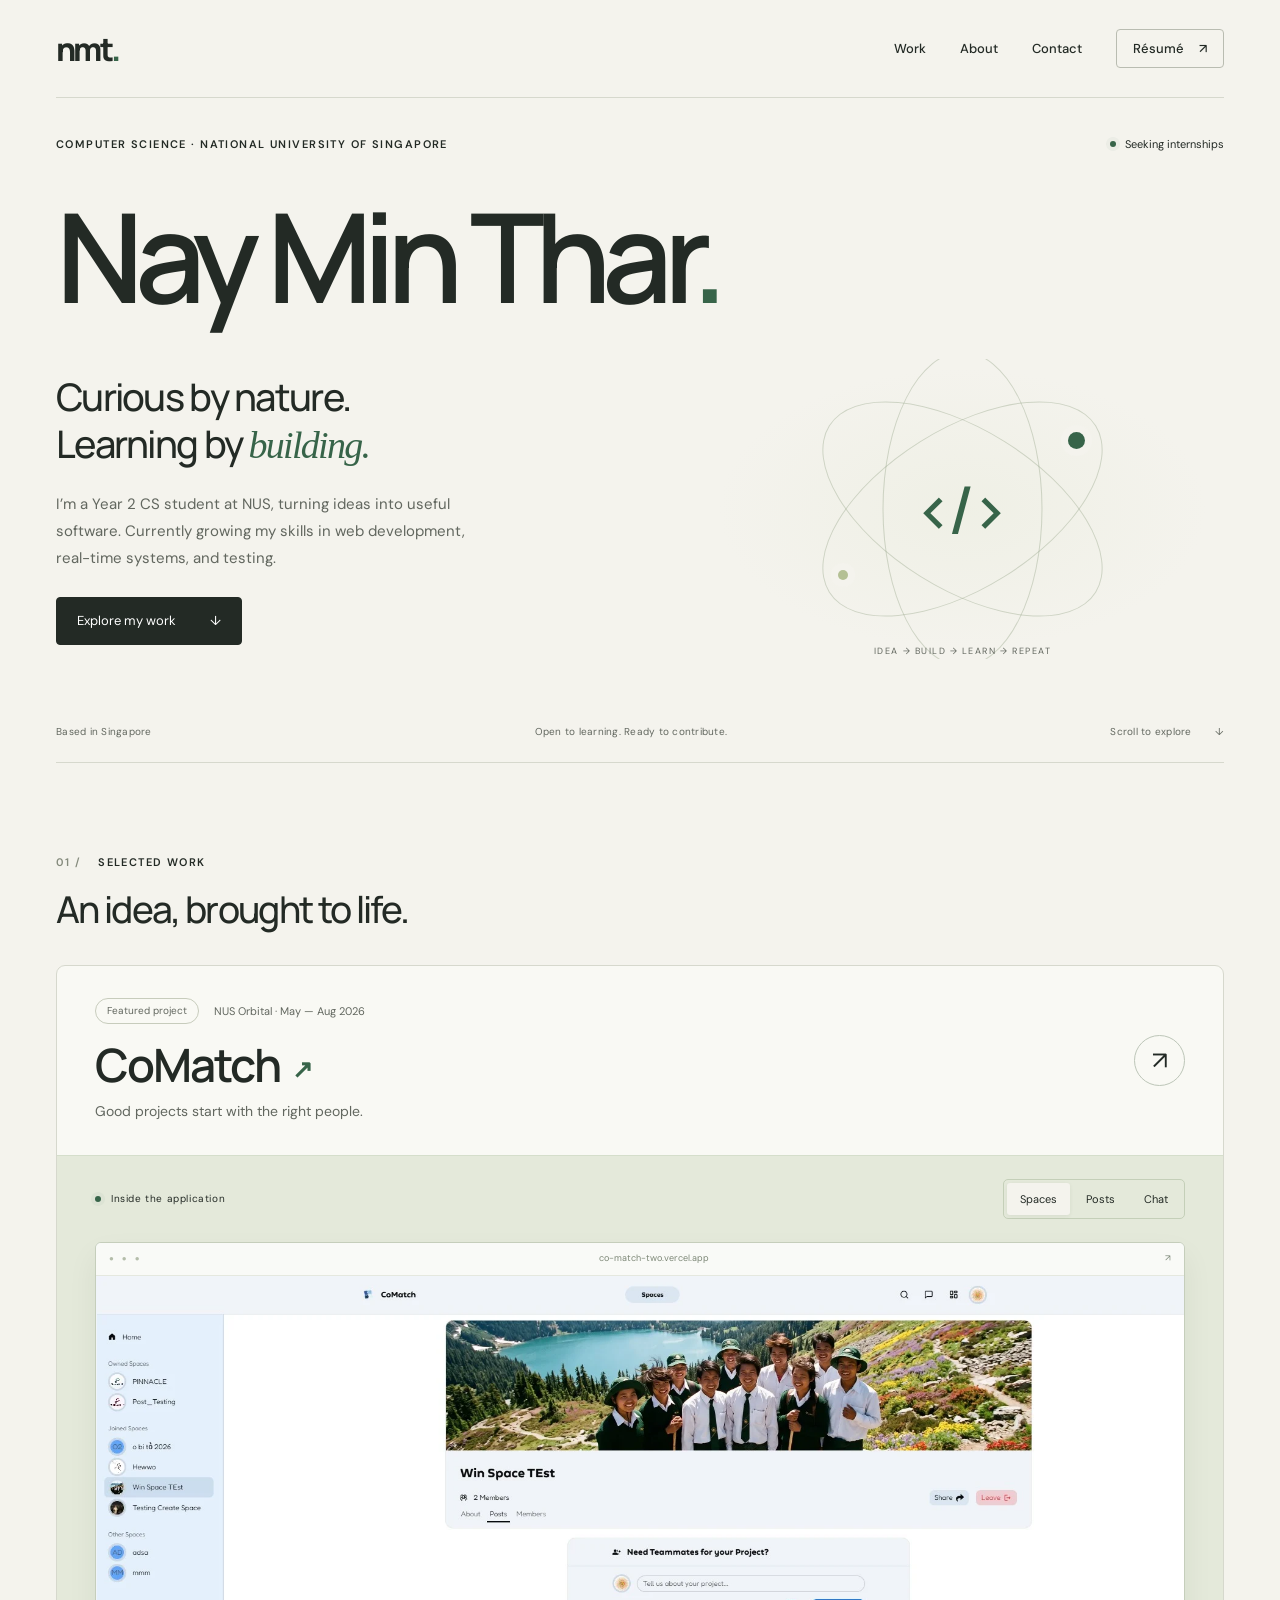
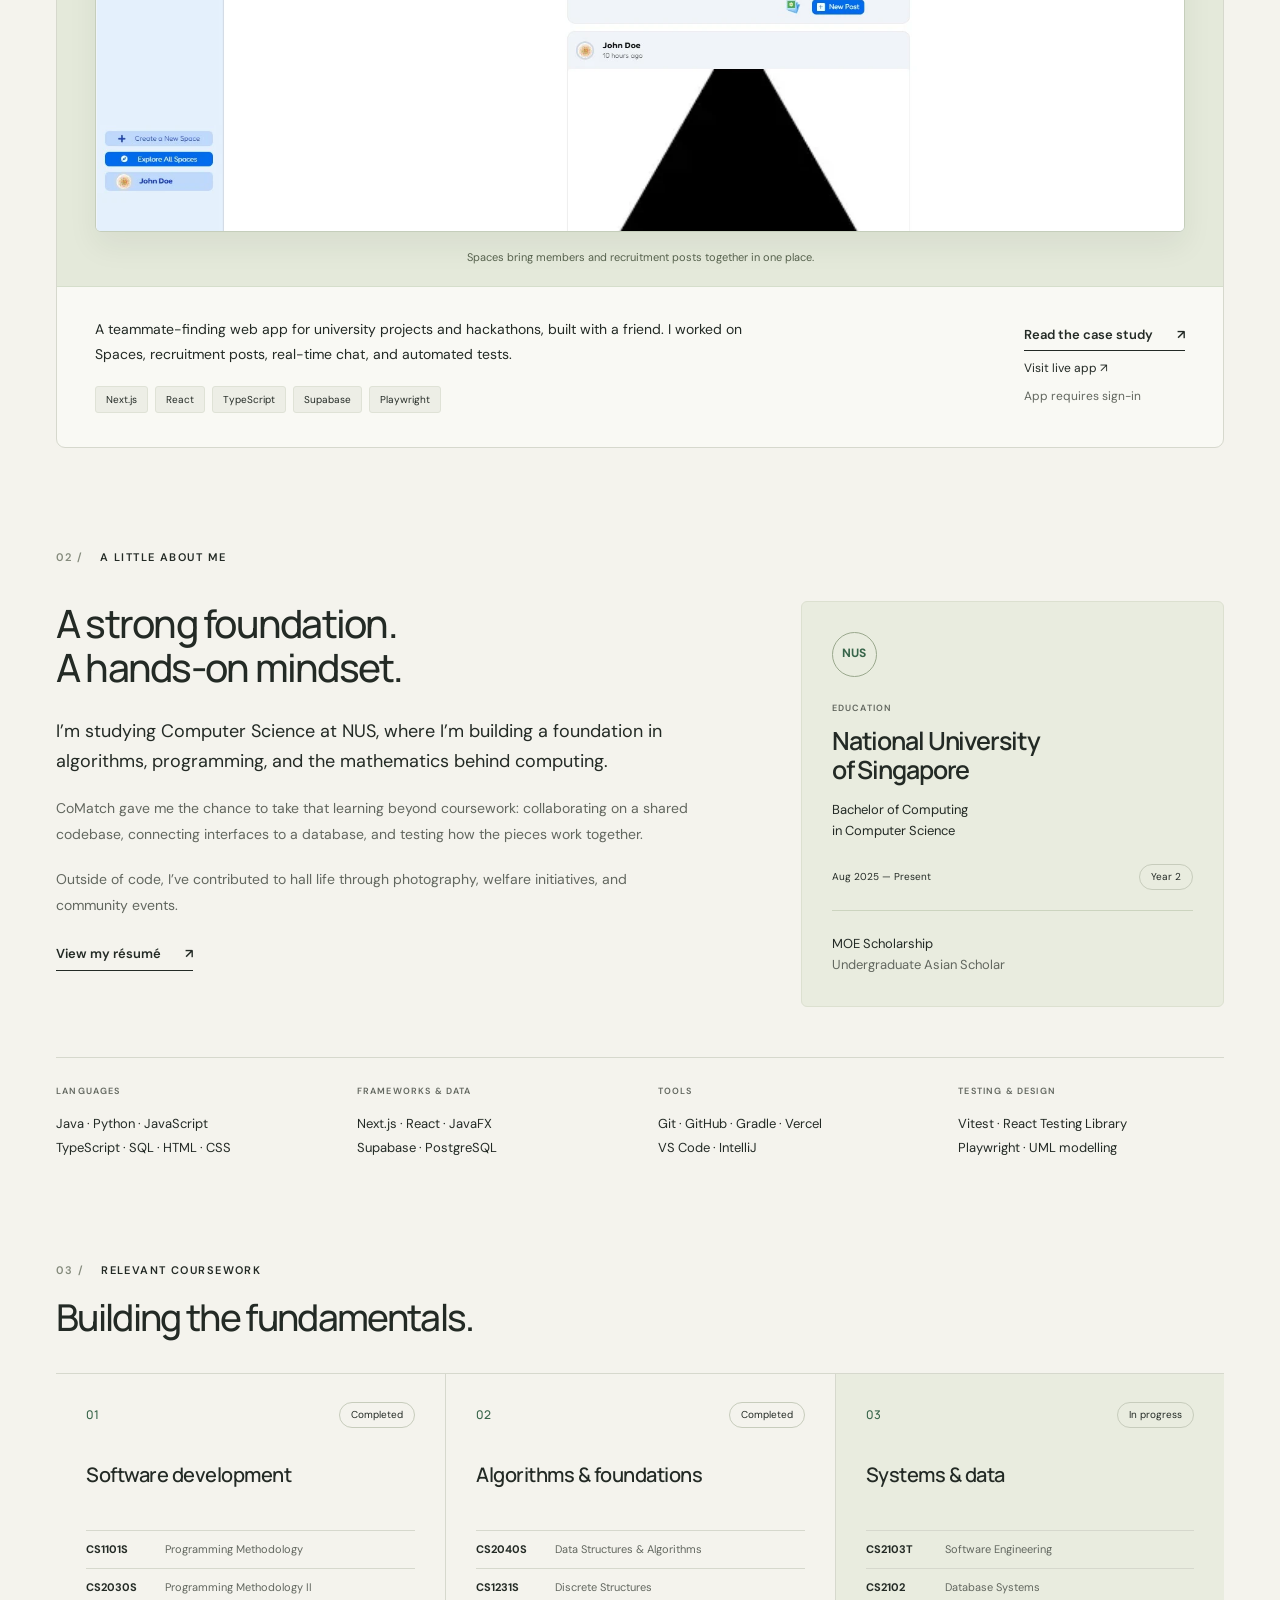
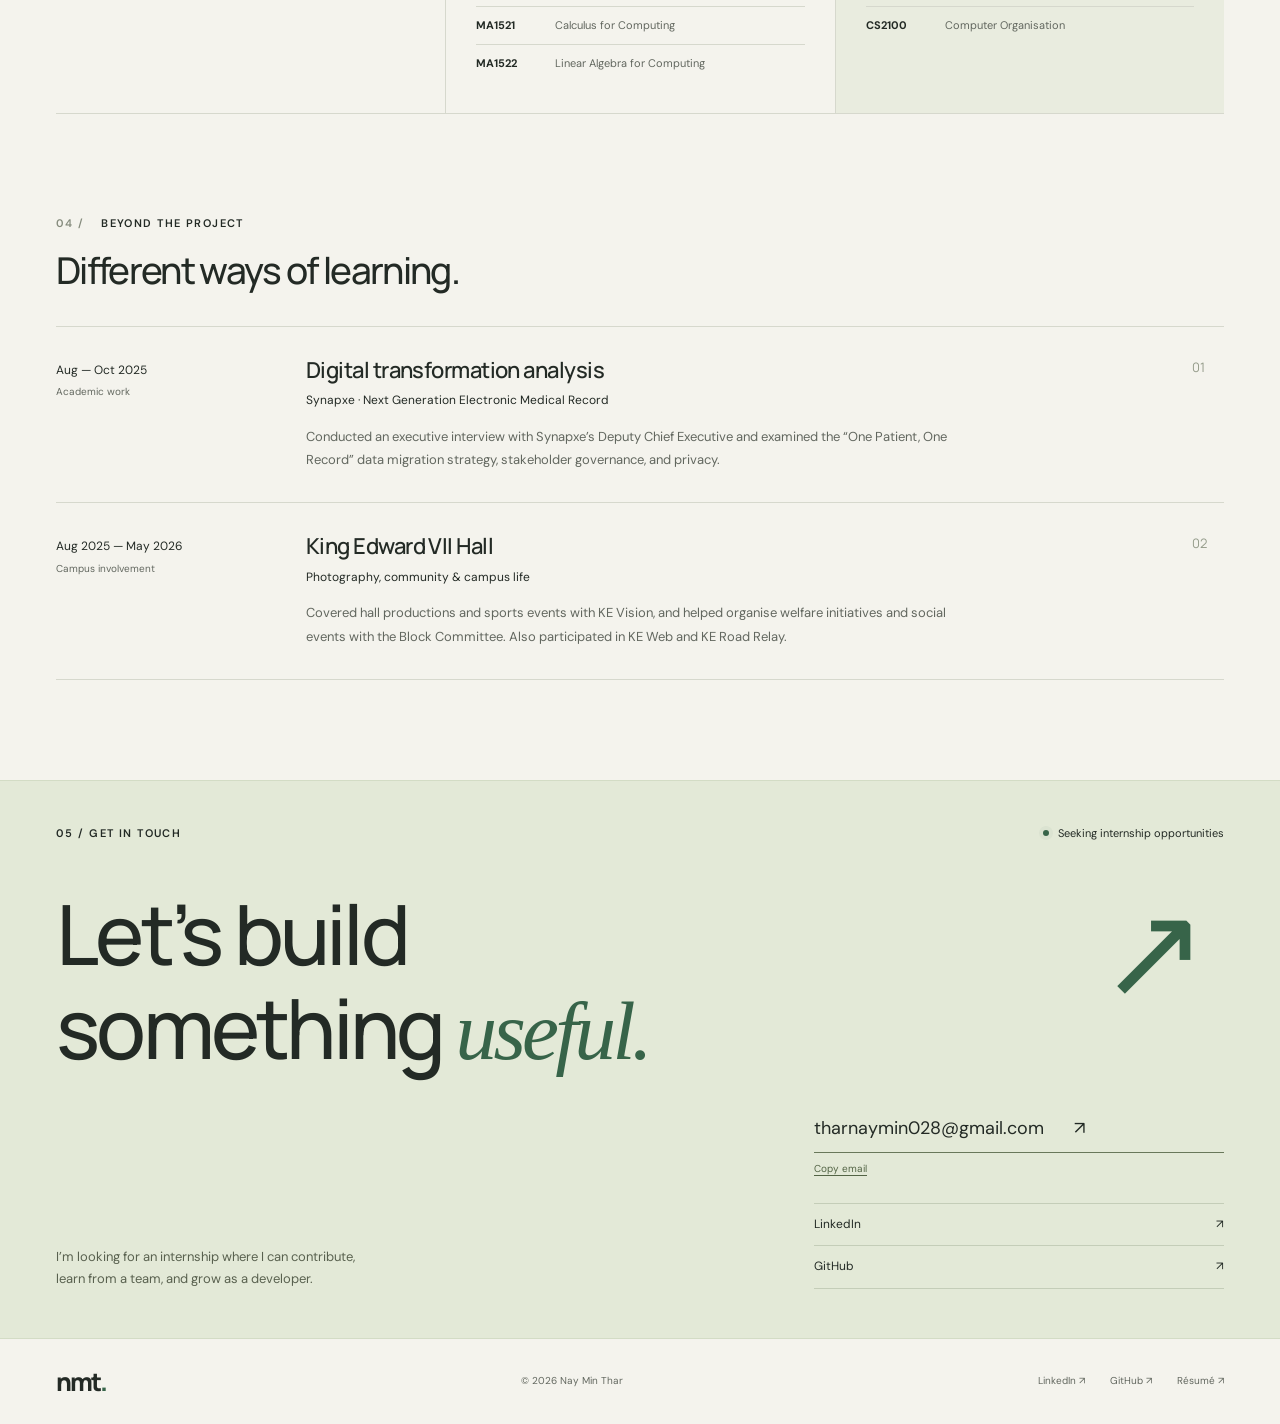
<file: index.html>
<!doctype html>
<html lang="en">
<head>
  <meta charset="UTF-8"><meta name="viewport" content="width=device-width, initial-scale=1">
  <meta name="description" content="Nay Min Thar — Year 2 Computer Science student at NUS. Explore CoMatch, my work in web development, real-time messaging, and software testing.">
  <meta name="theme-color" content="#f4f3ed"><meta property="og:title" content="Nay Min Thar — CS student & developer"><meta property="og:description" content="Building useful software, learning through practice. View my work and get in touch.">
  <title>Nay Min Thar — CS student & developer</title>
  <link rel="icon" href="assets/favicon.svg" type="image/svg+xml"><link rel="stylesheet" href="styles.css"><script src="script.js" defer></script>
</head>
<body>
  <a class="skip-link" href="#main">Skip to content</a>
  <header class="site-header wrap">
    <a class="wordmark" href="index.html" aria-label="Nay Min Thar home">nmt<span class="brand-dot">.</span></a>
    <nav aria-label="Main navigation"><a href="#work">Work</a><a href="#about">About</a><a href="#contact">Contact</a><a class="nav-resume" href="resume.html">Résumé <span aria-hidden="true">↗</span></a></nav>
  </header>
  <main id="main">
    <section class="hero wrap" aria-labelledby="hero-heading">
      <div class="hero-top"><p class="eyebrow">Computer science · National University of Singapore</p><span class="availability"><i aria-hidden="true"></i> Seeking internships</span></div>
      <h1 id="hero-heading">Nay Min Thar<span class="name-dot">.</span></h1>
      <div class="hero-bottom">
        <div class="hero-copy"><p class="hero-lead">Curious by nature.<br>Learning by <em>building.</em></p><p class="muted intro">I’m a Year 2 CS student at NUS, turning ideas into useful software. Currently growing my skills in web development, real-time systems, and testing.</p><a class="button dark" href="#work">Explore my work <span aria-hidden="true">↓</span></a></div>
        <div class="orbit-art" aria-hidden="true"><div class="orbit orbit-one"></div><div class="orbit orbit-two"></div><div class="orbit orbit-three"></div><span class="orbit-center">&lt;/&gt;</span><span class="orbit-point point-one"></span><span class="orbit-point point-two"></span><span class="orbit-caption">IDEA → BUILD → LEARN → REPEAT</span></div>
      </div>
      <div class="hero-foot"><span>Based in Singapore</span><span>Open to learning. Ready to contribute.</span><a href="#work" aria-label="Scroll to selected work">Scroll to explore <span aria-hidden="true">↓</span></a></div>
    </section>

    <section id="work" class="work-section wrap" aria-labelledby="work-heading">
      <div class="section-heading"><p class="eyebrow"><span class="section-number">01 /</span> Selected work</p><h2 id="work-heading">An idea, brought to life.</h2></div>
      <article class="project-card">
        <div class="project-intro"><div><div class="project-meta"><span class="pill">Featured project</span><span>NUS Orbital · May — Aug 2026</span></div><h3>CoMatch<span class="green">↗</span></h3><p>Good projects start with the right people.</p></div><a class="circle-link" href="comatch.html" aria-label="Read the CoMatch case study">↗</a></div>
        <div class="project-stage">
          <div class="stage-top"><span class="stage-label"><span class="tiny-dot"></span> Inside the application</span><div class="screen-controls" role="group" aria-label="Choose CoMatch screenshot"><button type="button" data-screen="spaces" aria-pressed="true">Spaces</button><button type="button" data-screen="posts" aria-pressed="false">Posts</button><button type="button" data-screen="chat" aria-pressed="false">Chat</button></div></div>
          <div class="browser-frame"><div class="browser-bar" aria-hidden="true"><span>● ● ●</span><span>co-match-two.vercel.app</span><span>↗</span></div><img id="project-screen" src="assets/comatch-spaces.webp" width="1782" height="910" alt="CoMatch Space page with membership controls and teammate recruitment posts" loading="lazy"></div>
          <p id="screen-caption" class="screen-caption" aria-live="polite">Spaces bring members and recruitment posts together in one place.</p>
        </div>
        <div class="project-bottom"><div><p>A teammate-finding web app for university projects and hackathons, built with a friend. I worked on Spaces, recruitment posts, real-time chat, and automated tests.</p><ul class="tags" aria-label="Project technologies"><li>Next.js</li><li>React</li><li>TypeScript</li><li>Supabase</li><li>Playwright</li></ul></div><div class="project-actions"><a class="text-link" href="comatch.html">Read the case study <span aria-hidden="true">↗</span></a><a class="subtle-link" href="https://co-match-two.vercel.app/" target="_blank" rel="noopener noreferrer">Visit live app ↗</a><span class="small muted">App requires sign-in</span></div></div>
      </article>
    </section>

    <section id="about" class="about-section wrap" aria-labelledby="about-heading">
      <div class="section-heading"><p class="eyebrow"><span class="section-number">02 /</span> A little about me</p></div>
      <div class="about-grid"><div><h2 id="about-heading">A strong foundation.<br>A hands-on mindset.</h2><p class="body-large">I’m studying Computer Science at NUS, where I’m building a foundation in algorithms, programming, and the mathematics behind computing.</p><p class="muted">CoMatch gave me the chance to take that learning beyond coursework: collaborating on a shared codebase, connecting interfaces to a database, and testing how the pieces work together.</p><p class="muted">Outside of code, I’ve contributed to hall life through photography, welfare initiatives, and community events.</p><a class="text-link" href="resume.html">View my résumé <span aria-hidden="true">↗</span></a></div><aside class="education-card"><div class="education-icon" aria-hidden="true">NUS</div><p class="eyebrow">Education</p><h3>National University<br>of Singapore</h3><p>Bachelor of Computing<br>in Computer Science</p><div class="education-bottom"><span>Aug 2025 — Present</span><span class="pill">Year 2</span></div><p class="scholarship">MOE Scholarship<br><span class="muted">Undergraduate Asian Scholar</span></p></aside></div>
      <div class="skills-grid"><div><p class="eyebrow">Languages</p><p>Java · Python · JavaScript<br>TypeScript · SQL · HTML · CSS</p></div><div><p class="eyebrow">Frameworks & data</p><p>Next.js · React · JavaFX<br>Supabase · PostgreSQL</p></div><div><p class="eyebrow">Tools</p><p>Git · GitHub · Gradle · Vercel<br>VS Code · IntelliJ</p></div><div><p class="eyebrow">Testing & design</p><p>Vitest · React Testing Library<br>Playwright · UML modelling</p></div></div>
    </section>

    <section id="coursework" class="coursework-section wrap" aria-labelledby="coursework-heading">
      <div class="section-heading"><p class="eyebrow"><span class="section-number">03 /</span> Relevant coursework</p><h2 id="coursework-heading">Building the fundamentals.</h2></div>
      <div class="coursework-grid">
        <article class="course-card"><div class="course-card-top"><span class="course-index">01</span><span class="pill">Completed</span></div><h3>Software development</h3><ul><li><span>CS1101S</span> Programming Methodology</li><li><span>CS2030S</span> Programming Methodology II</li></ul></article>
        <article class="course-card"><div class="course-card-top"><span class="course-index">02</span><span class="pill">Completed</span></div><h3>Algorithms & foundations</h3><ul><li><span>CS2040S</span> Data Structures & Algorithms</li><li><span>CS1231S</span> Discrete Structures</li><li><span>MA1521</span> Calculus for Computing</li><li><span>MA1522</span> Linear Algebra for Computing</li></ul></article>
        <article class="course-card current"><div class="course-card-top"><span class="course-index">03</span><span class="pill">In progress</span></div><h3>Systems & data</h3><ul><li><span>CS2103T</span> Software Engineering</li><li><span>CS2102</span> Database Systems</li><li><span>CS2100</span> Computer Organisation</li></ul></article>
      </div>
    </section>

    <section class="experience-section wrap" aria-labelledby="experience-heading"><div class="section-heading"><p class="eyebrow"><span class="section-number">04 /</span> Beyond the project</p><h2 id="experience-heading">Different ways of learning.</h2></div>
      <div class="experience-row"><div class="experience-date">Aug — Oct 2025<span>Academic work</span></div><div><h3>Digital transformation analysis</h3><p class="experience-subtitle">Synapxe · Next Generation Electronic Medical Record</p><p class="muted">Conducted an executive interview with Synapxe’s Deputy Chief Executive and examined the “One Patient, One Record” data migration strategy, stakeholder governance, and privacy.</p></div><span class="row-mark" aria-hidden="true">01</span></div>
      <div class="experience-row"><div class="experience-date">Aug 2025 — May 2026<span>Campus involvement</span></div><div><h3>King Edward VII Hall</h3><p class="experience-subtitle">Photography, community & campus life</p><p class="muted">Covered hall productions and sports events with KE Vision, and helped organise welfare initiatives and social events with the Block Committee. Also participated in KE Web and KE Road Relay.</p></div><span class="row-mark" aria-hidden="true">02</span></div>
    </section>

    <section id="contact" class="contact-section" aria-labelledby="contact-heading"><div class="wrap"><div class="contact-top"><p class="eyebrow">05 / Get in touch</p><span class="availability"><i aria-hidden="true"></i> Seeking internship opportunities</span></div><h2 id="contact-heading">Let’s build<br>something <em>useful.</em><span class="contact-arrow" aria-hidden="true">↗</span></h2><div class="contact-bottom"><p>I’m looking for an internship where I can contribute,<br class="desktop-break"> learn from a team, and grow as a developer.</p><div class="contact-links"><div><a class="email-link" href="mailto:tharnaymin028@gmail.com">tharnaymin028@gmail.com <span aria-hidden="true">↗</span></a><button class="copy-email" type="button" data-copy-email>Copy email</button><span class="copy-status" role="status"></span></div><div class="social-links" aria-label="Professional profiles"><a href="https://www.linkedin.com/in/nay-min-thar-263a7a340" target="_blank" rel="noopener noreferrer"><span>LinkedIn</span><span aria-hidden="true">↗</span></a><a href="https://github.com/naymin-gif" target="_blank" rel="noopener noreferrer"><span>GitHub</span><span aria-hidden="true">↗</span></a></div></div></div></div></section>
  </main>
  <footer class="site-footer wrap"><a class="wordmark" href="index.html" aria-label="Back to top">nmt<span class="brand-dot">.</span></a><span>© <span data-year>2026</span> Nay Min Thar</span><div><a href="https://www.linkedin.com/in/nay-min-thar-263a7a340" target="_blank" rel="noopener noreferrer">LinkedIn ↗</a><a href="https://github.com/naymin-gif" target="_blank" rel="noopener noreferrer">GitHub ↗</a><a href="resume.html">Résumé ↗</a></div></footer>
</body>
</html>
</file>
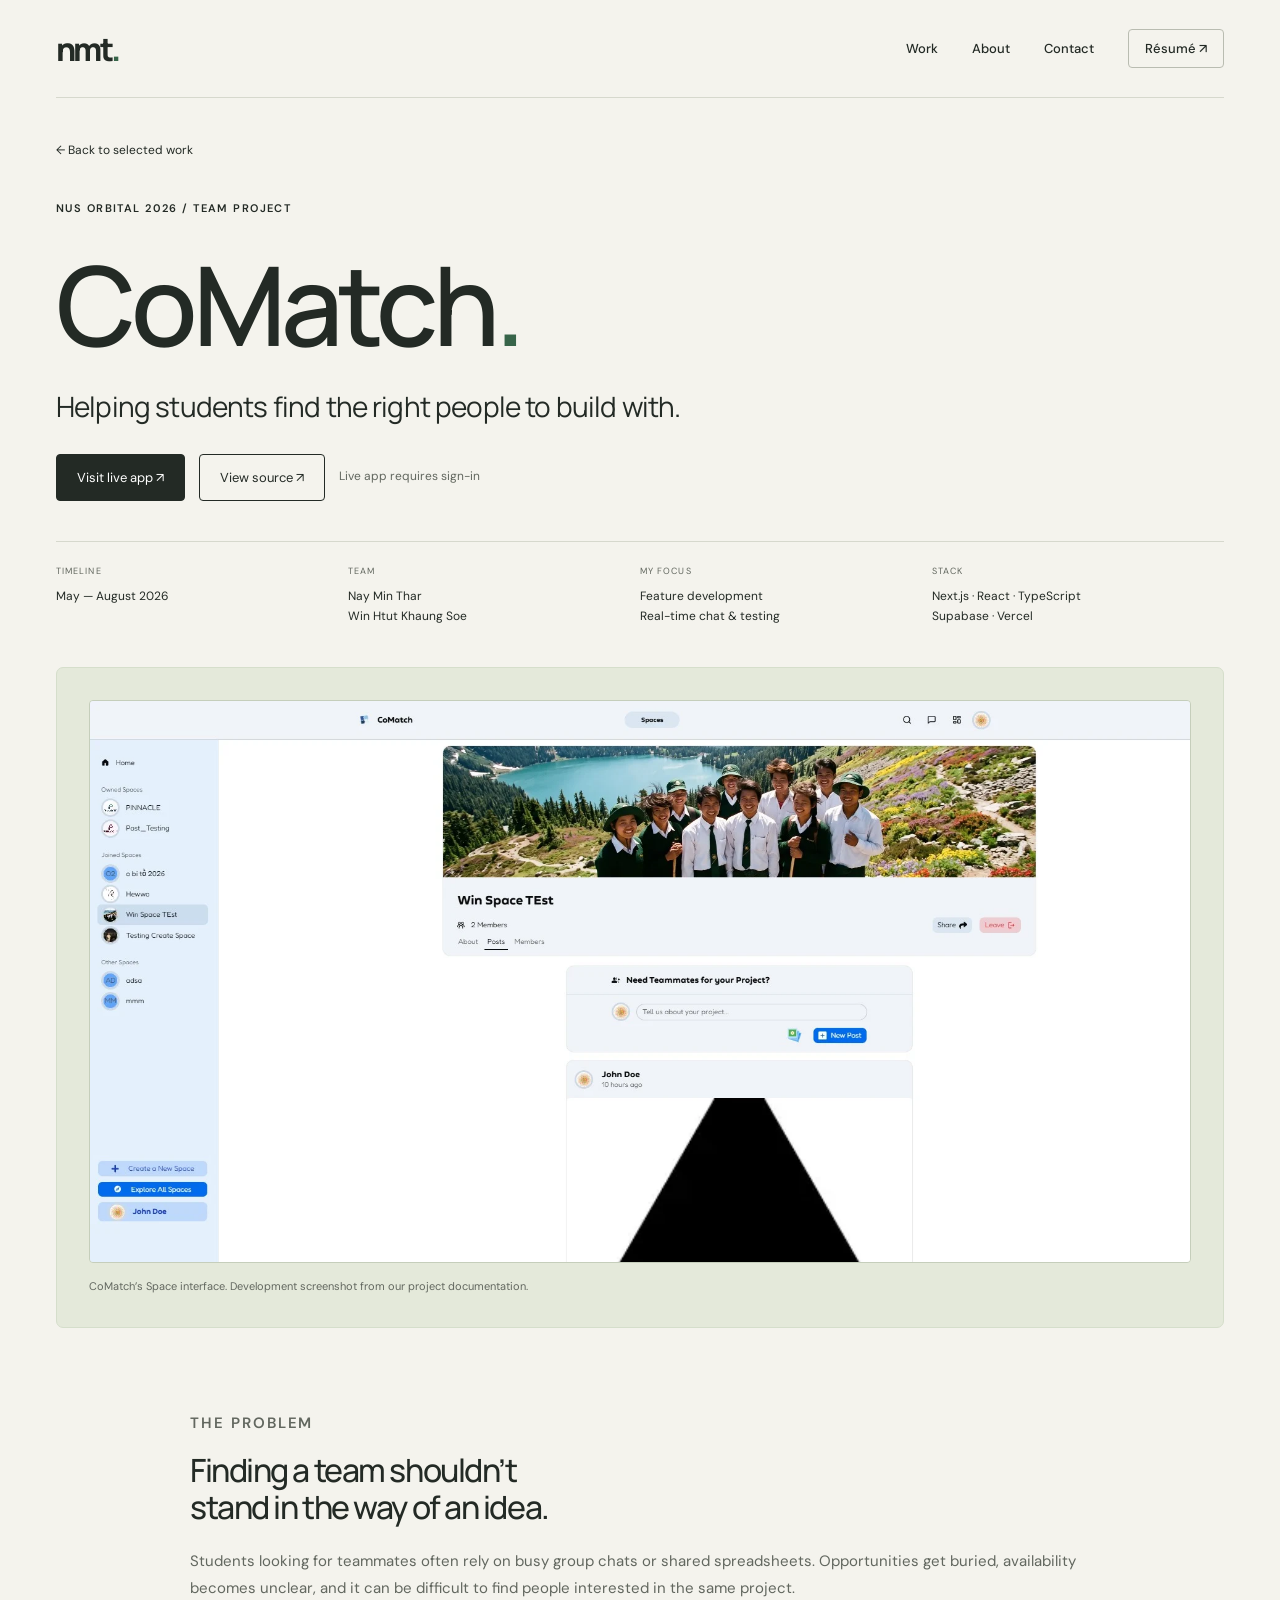
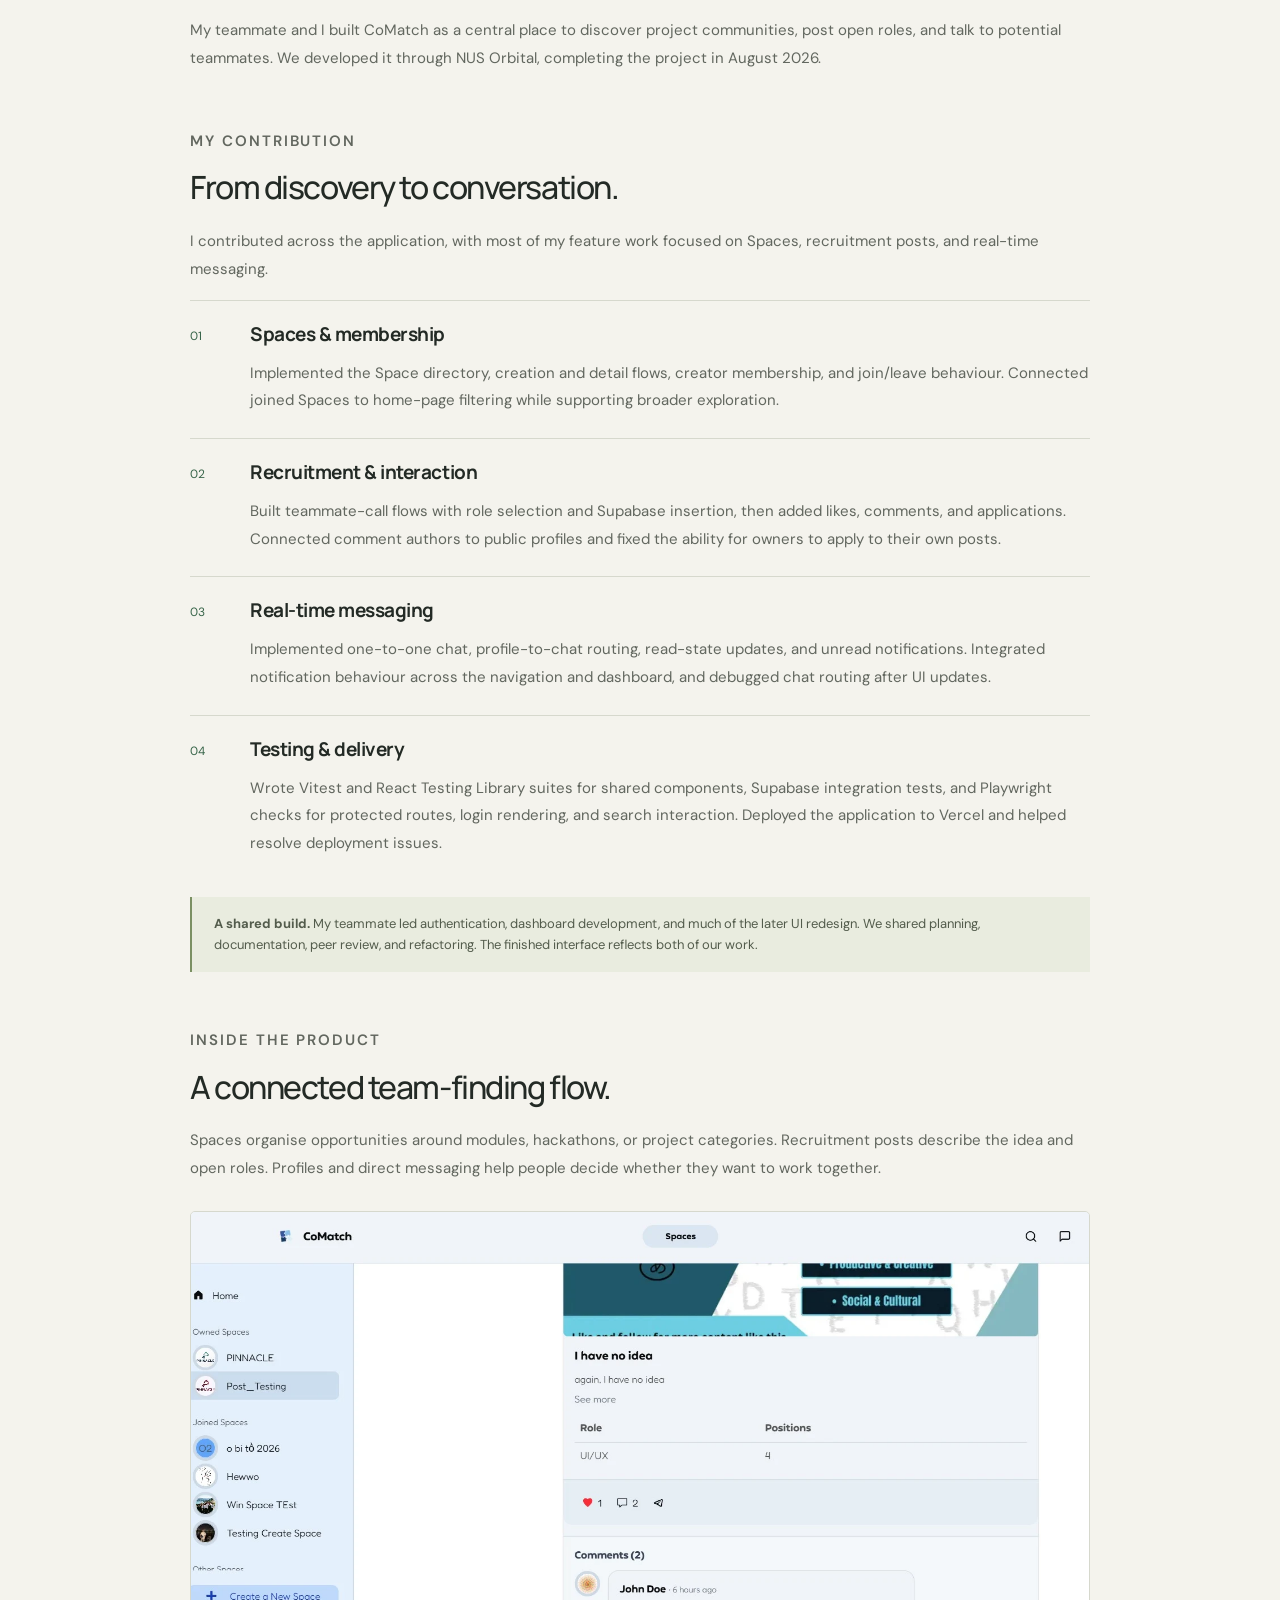
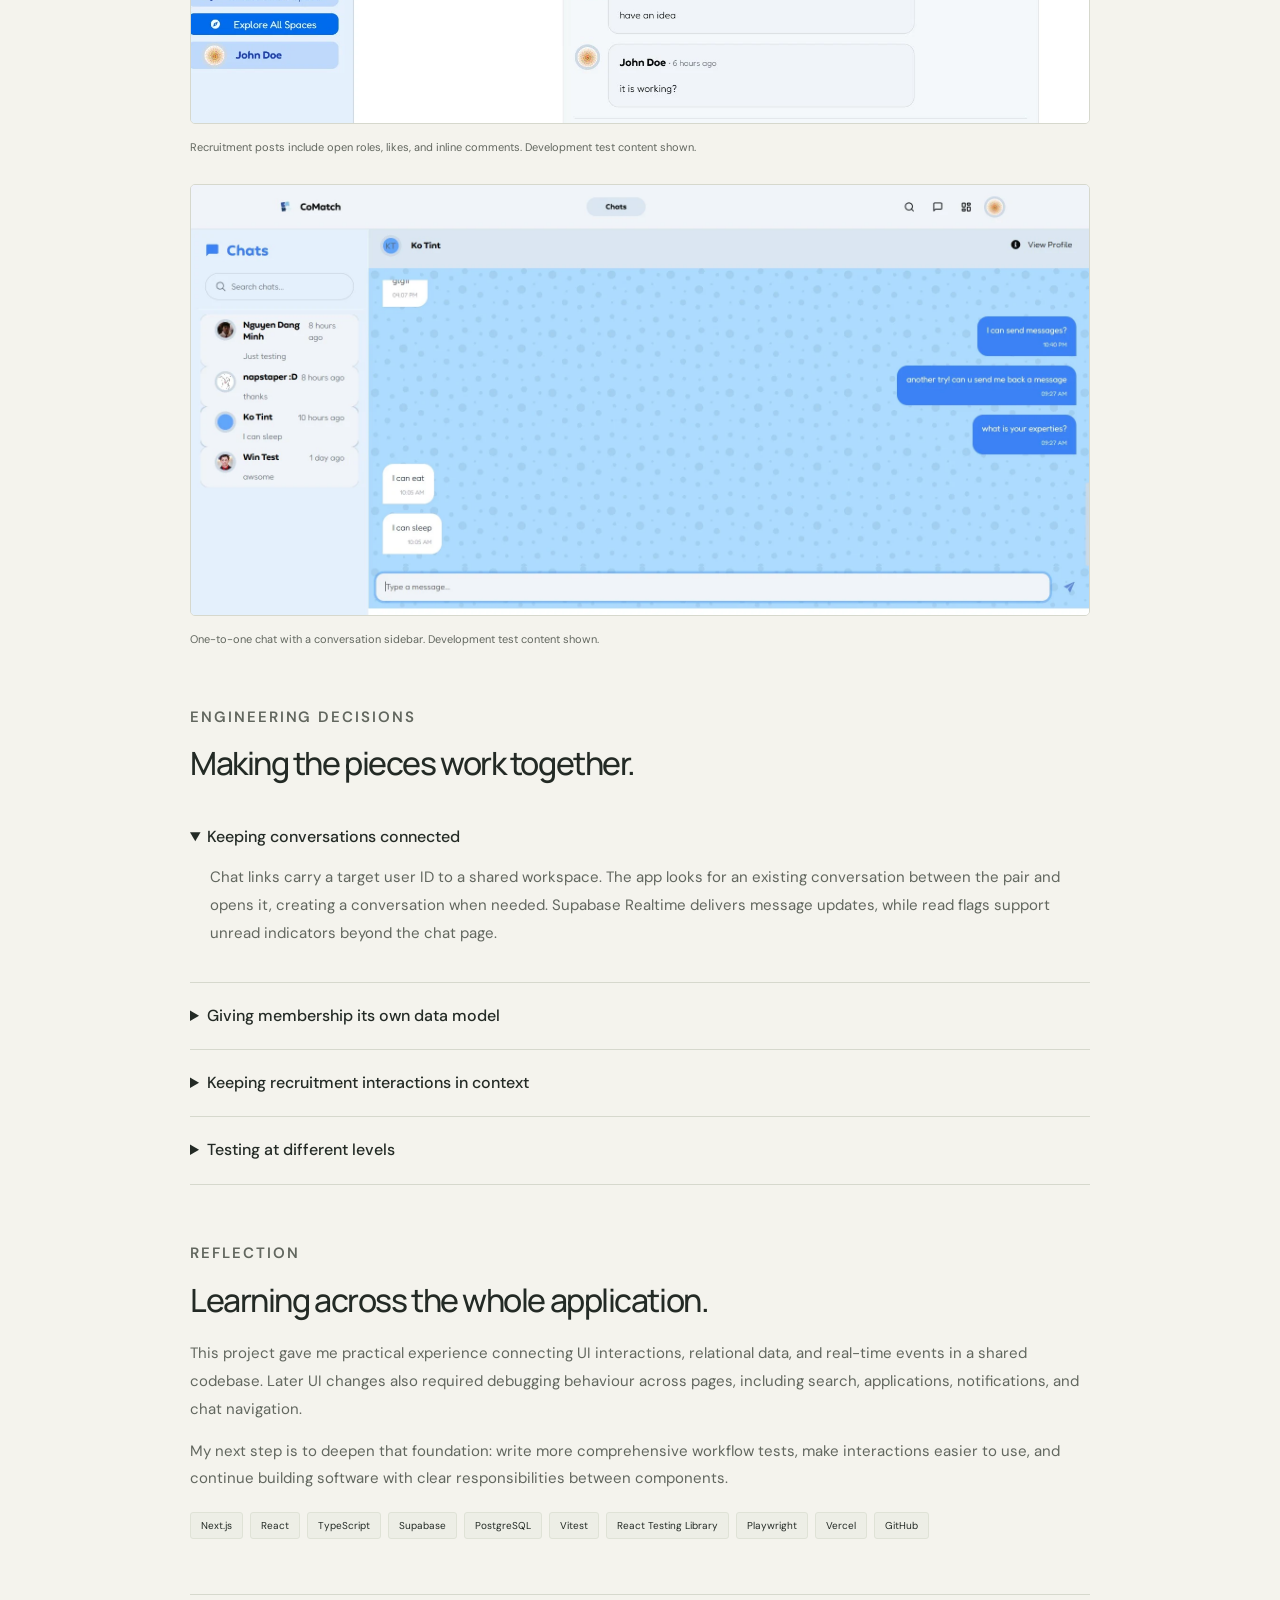
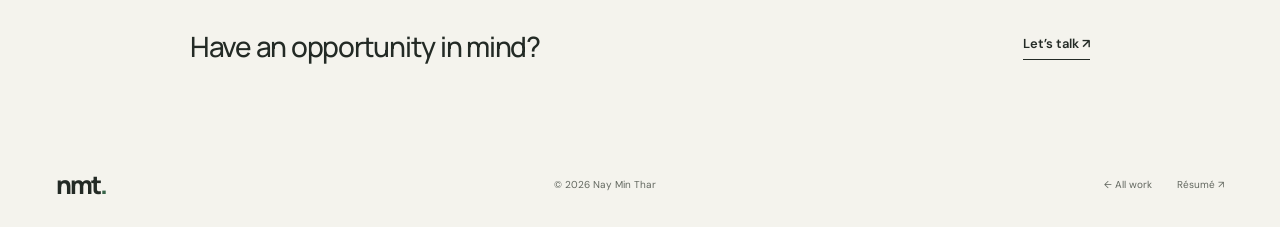
<file: comatch.html>
<!doctype html>
<html lang="en">
<head><meta charset="UTF-8"><meta name="viewport" content="width=device-width, initial-scale=1"><title>CoMatch — Nay Min Thar</title><meta name="description" content="How I contributed to CoMatch: Spaces, teammate recruitment, real-time chat, and automated testing. An NUS Orbital 2026 team project."><meta name="theme-color" content="#f4f3ed"><link rel="icon" href="assets/favicon.svg" type="image/svg+xml"><link rel="stylesheet" href="styles.css"><script src="script.js" defer></script></head>
<body><a class="skip-link" href="#main">Skip to content</a><header class="site-header wrap"><a class="wordmark" href="index.html" aria-label="Nay Min Thar home">nmt<span class="brand-dot">.</span></a><nav aria-label="Main navigation"><a href="index.html#work">Work</a><a href="index.html#about">About</a><a href="index.html#contact">Contact</a><a class="nav-resume" href="resume.html">Résumé ↗</a></nav></header>
<main id="main"><section class="case-hero wrap"><a class="back-link" href="index.html#work">← Back to selected work</a><p class="eyebrow">NUS Orbital 2026 / Team project</p><h1>CoMatch<span class="green">.</span></h1><p class="case-deck">Helping students find the right people to build with.</p><div class="case-links"><a class="button dark" href="https://co-match-two.vercel.app/" target="_blank" rel="noopener noreferrer">Visit live app ↗</a><a class="button" href="https://github.com/naymin-gif/CoMatch" target="_blank" rel="noopener noreferrer">View source ↗</a><span class="small muted">Live app requires sign-in</span></div><dl class="case-facts"><div><dt>Timeline</dt><dd>May — August 2026</dd></div><div><dt>Team</dt><dd>Nay Min Thar<br>Win Htut Khaung Soe</dd></div><div><dt>My focus</dt><dd>Feature development<br>Real-time chat & testing</dd></div><div><dt>Stack</dt><dd>Next.js · React · TypeScript<br>Supabase · Vercel</dd></div></dl><figure class="case-cover"><img src="assets/comatch-spaces.webp" width="1782" height="910" alt="CoMatch Space interface with member navigation and recruitment feed"><figcaption>CoMatch’s Space interface. Development screenshot from our project documentation.</figcaption></figure></section>
<div class="case-body wrap"><section class="case-section"><p class="eyebrow">The problem</p><h2>Finding a team shouldn’t<br>stand in the way of an idea.</h2><p>Students looking for teammates often rely on busy group chats or shared spreadsheets. Opportunities get buried, availability becomes unclear, and it can be difficult to find people interested in the same project.</p><p>My teammate and I built CoMatch as a central place to discover project communities, post open roles, and talk to potential teammates. We developed it through NUS Orbital, completing the project in August 2026.</p></section>
<section class="case-section"><p class="eyebrow">My contribution</p><h2>From discovery to conversation.</h2><p>I contributed across the application, with most of my feature work focused on Spaces, recruitment posts, and real-time messaging.</p><ol class="contribution-list"><li><div><h3>Spaces & membership</h3><p>Implemented the Space directory, creation and detail flows, creator membership, and join/leave behaviour. Connected joined Spaces to home-page filtering while supporting broader exploration.</p></div></li><li><div><h3>Recruitment & interaction</h3><p>Built teammate-call flows with role selection and Supabase insertion, then added likes, comments, and applications. Connected comment authors to public profiles and fixed the ability for owners to apply to their own posts.</p></div></li><li><div><h3>Real-time messaging</h3><p>Implemented one-to-one chat, profile-to-chat routing, read-state updates, and unread notifications. Integrated notification behaviour across the navigation and dashboard, and debugged chat routing after UI updates.</p></div></li><li><div><h3>Testing & delivery</h3><p>Wrote Vitest and React Testing Library suites for shared components, Supabase integration tests, and Playwright checks for protected routes, login rendering, and search interaction. Deployed the application to Vercel and helped resolve deployment issues.</p></div></li></ol><aside class="team-note"><strong>A shared build.</strong> My teammate led authentication, dashboard development, and much of the later UI redesign. We shared planning, documentation, peer review, and refactoring. The finished interface reflects both of our work.</aside></section>
<section class="case-section"><p class="eyebrow">Inside the product</p><h2>A connected team-finding flow.</h2><p>Spaces organise opportunities around modules, hackathons, or project categories. Recruitment posts describe the idea and open roles. Profiles and direct messaging help people decide whether they want to work together.</p><figure class="case-gallery"><a href="assets/comatch-posts.webp" target="_blank" rel="noopener" aria-label="Open full-size recruitment post screenshot"><img src="assets/comatch-posts.webp" width="1589" height="904" loading="lazy" alt="CoMatch post with an open UI/UX role and expandable discussion"></a><figcaption>Recruitment posts include open roles, likes, and inline comments. Development test content shown.</figcaption></figure><figure class="case-gallery"><a href="assets/comatch-chat.webp" target="_blank" rel="noopener" aria-label="Open full-size chat screenshot"><img src="assets/comatch-chat.webp" width="1898" height="910" loading="lazy" alt="CoMatch messaging interface showing a chat list and active message thread"></a><figcaption>One-to-one chat with a conversation sidebar. Development test content shown.</figcaption></figure></section>
<section class="case-section"><p class="eyebrow">Engineering decisions</p><h2>Making the pieces work together.</h2><details class="case-detail" open><summary>Keeping conversations connected</summary><p>Chat links carry a target user ID to a shared workspace. The app looks for an existing conversation between the pair and opens it, creating a conversation when needed. Supabase Realtime delivers message updates, while read flags support unread indicators beyond the chat page.</p></details><details class="case-detail"><summary>Giving membership its own data model</summary><p>A dedicated <code>space_members</code> table separates membership from recruitment applications. This supports join/leave behaviour, membership lookups, and filtering the home page by joined Spaces.</p></details><details class="case-detail"><summary>Keeping recruitment interactions in context</summary><p>Comments expand inside a post instead of moving the user into a separate overlay. Recruitment forms use a constrained, scrollable body so adding more roles does not push the submission controls beyond the viewport.</p></details><details class="case-detail"><summary>Testing at different levels</summary><p>Component tests exercise rendering and interactions. Database integration checks inspect queries and schema expectations. Browser tests check login rendering, route protection, and search behaviour. Each layer covers a different kind of failure; route checks alone do not prove the complete authenticated application flow.</p></details></section>
<section class="case-section"><p class="eyebrow">Reflection</p><h2>Learning across the whole application.</h2><p>This project gave me practical experience connecting UI interactions, relational data, and real-time events in a shared codebase. Later UI changes also required debugging behaviour across pages, including search, applications, notifications, and chat navigation.</p><p>My next step is to deepen that foundation: write more comprehensive workflow tests, make interactions easier to use, and continue building software with clear responsibilities between components.</p><ul class="tags" aria-label="Project tools"><li>Next.js</li><li>React</li><li>TypeScript</li><li>Supabase</li><li>PostgreSQL</li><li>Vitest</li><li>React Testing Library</li><li>Playwright</li><li>Vercel</li><li>GitHub</li></ul></section><div class="next-step"><h2>Have an opportunity in mind?</h2><a class="text-link" href="index.html#contact">Let’s talk ↗</a></div></div></main>
<footer class="site-footer wrap"><a class="wordmark" href="index.html" aria-label="Nay Min Thar home">nmt<span class="brand-dot">.</span></a><span>© <span data-year>2026</span> Nay Min Thar</span><div><a href="index.html#work">← All work</a><a href="resume.html">Résumé ↗</a></div></footer></body></html>
</file>
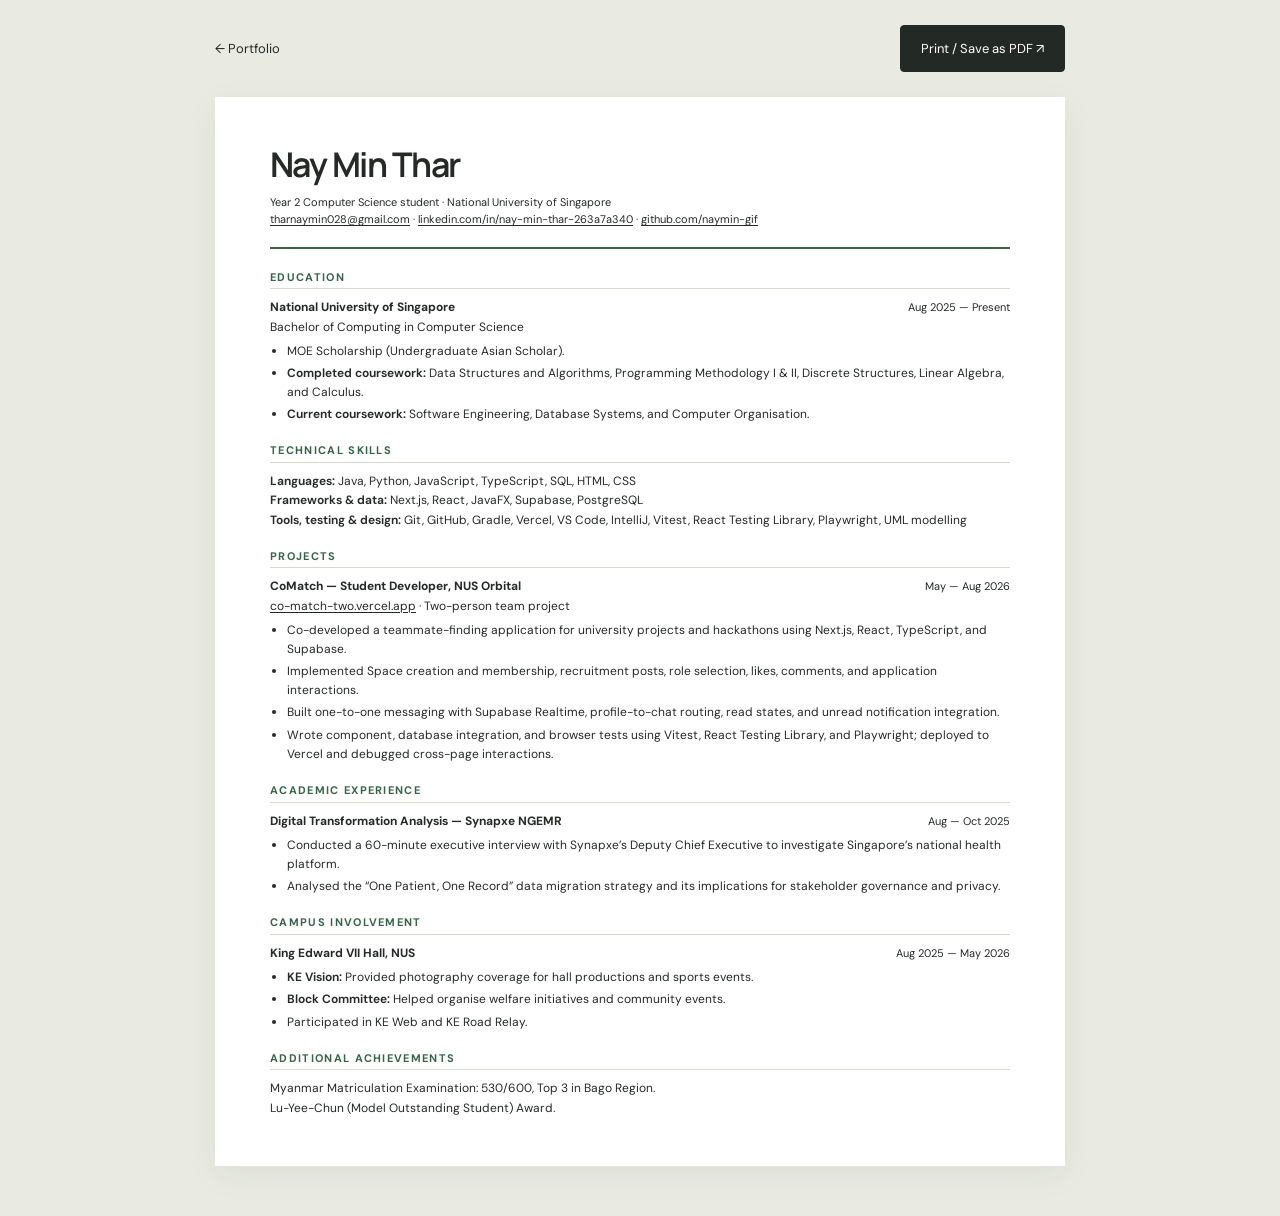
<file: resume.html>
<!doctype html>
<html lang="en"><head><meta charset="UTF-8"><meta name="viewport" content="width=device-width, initial-scale=1"><title>Résumé — Nay Min Thar</title><meta name="description" content="Nay Min Thar, NUS Computer Science student. Education, CoMatch project contributions, technical skills, and campus involvement."><link rel="icon" href="assets/favicon.svg" type="image/svg+xml"><link rel="stylesheet" href="styles.css"><link rel="stylesheet" href="resume.css"><script src="script.js" defer></script></head><body class="resume-body"><a class="skip-link" href="#main">Skip to content</a><div class="resume-toolbar"><a href="index.html">← Portfolio</a><button type="button" class="button dark" data-print>Print / Save as PDF ↗</button></div><main id="main" class="resume-paper"><header class="resume-header"><h1>Nay Min Thar</h1><p>Year 2 Computer Science student · National University of Singapore</p><p><a href="mailto:tharnaymin028@gmail.com">tharnaymin028@gmail.com</a> · <a href="https://www.linkedin.com/in/nay-min-thar-263a7a340">linkedin.com/in/nay-min-thar-263a7a340</a> · <a href="https://github.com/naymin-gif">github.com/naymin-gif</a></p></header>
<section><h2>Education</h2><div class="resume-row"><h3>National University of Singapore</h3><span>Aug 2025 — Present</span></div><p>Bachelor of Computing in Computer Science</p><ul><li>MOE Scholarship (Undergraduate Asian Scholar).</li><li><strong>Completed coursework:</strong> Data Structures and Algorithms, Programming Methodology I & II, Discrete Structures, Linear Algebra, and Calculus.</li><li><strong>Current coursework:</strong> Software Engineering, Database Systems, and Computer Organisation.</li></ul></section>
<section><h2>Technical skills</h2><p><strong>Languages:</strong> Java, Python, JavaScript, TypeScript, SQL, HTML, CSS</p><p><strong>Frameworks & data:</strong> Next.js, React, JavaFX, Supabase, PostgreSQL</p><p><strong>Tools, testing & design:</strong> Git, GitHub, Gradle, Vercel, VS Code, IntelliJ, Vitest, React Testing Library, Playwright, UML modelling</p></section>
<section><h2>Projects</h2><div class="resume-row"><h3>CoMatch — Student Developer, NUS Orbital</h3><span>May — Aug 2026</span></div><p><a href="https://co-match-two.vercel.app/">co-match-two.vercel.app</a> · Two-person team project</p><ul><li>Co-developed a teammate-finding application for university projects and hackathons using Next.js, React, TypeScript, and Supabase.</li><li>Implemented Space creation and membership, recruitment posts, role selection, likes, comments, and application interactions.</li><li>Built one-to-one messaging with Supabase Realtime, profile-to-chat routing, read states, and unread notification integration.</li><li>Wrote component, database integration, and browser tests using Vitest, React Testing Library, and Playwright; deployed to Vercel and debugged cross-page interactions.</li></ul></section>
<section><h2>Academic experience</h2><div class="resume-row"><h3>Digital Transformation Analysis — Synapxe NGEMR</h3><span>Aug — Oct 2025</span></div><ul><li>Conducted a 60-minute executive interview with Synapxe’s Deputy Chief Executive to investigate Singapore’s national health platform.</li><li>Analysed the “One Patient, One Record” data migration strategy and its implications for stakeholder governance and privacy.</li></ul></section>
<section><h2>Campus involvement</h2><div class="resume-row"><h3>King Edward VII Hall, NUS</h3><span>Aug 2025 — May 2026</span></div><ul><li><strong>KE Vision:</strong> Provided photography coverage for hall productions and sports events.</li><li><strong>Block Committee:</strong> Helped organise welfare initiatives and community events.</li><li>Participated in KE Web and KE Road Relay.</li></ul></section>
<section><h2>Additional achievements</h2><p>Myanmar Matriculation Examination: 530/600, Top 3 in Bago Region.<br>Lu-Yee-Chun (Model Outstanding Student) Award.</p></section></main></body></html>
</file>
<file: styles.css>
@import url('https://fonts.googleapis.com/css2?family=DM+Sans:wght@400;450;500;550;600;650;700&family=Manrope:wght@400;500;600;650;700;750;800&display=swap');
:root{--paper:#f4f3ed;--ink:#232a25;--muted:#62675f;--green:#376449;--line:#d6d8cd;--lime:#dce9ae;--white:#fff;--heading:'Manrope',Arial,sans-serif;--body:'DM Sans',Arial,sans-serif}
*{box-sizing:border-box}html{scroll-behavior:smooth;scroll-padding-top:95px}body{margin:0;background:var(--paper);color:var(--ink);font-family:var(--body);font-size:16px;line-height:1.65}a{color:inherit;text-decoration:none}button{font:inherit;color:inherit;cursor:pointer}img{max-width:100%;display:block}h1,h2,h3,p{margin:0}h1,h2,h3{font-family:var(--heading);line-height:1.15;letter-spacing:-.045em}button,a{-webkit-tap-highlight-color:transparent}a,button{touch-action:manipulation}a:focus-visible,button:focus-visible,summary:focus-visible{outline:3px solid var(--green);outline-offset:5px}::selection{background:var(--lime);color:var(--ink)}.wrap{max-width:1240px;width:calc(100% - 112px);margin-inline:auto}.muted{color:var(--muted)}.small{font-size:12px}.green{color:var(--green)}.eyebrow{text-transform:uppercase;letter-spacing:.13em;font-size:11px;font-weight:600}.skip-link{position:fixed;left:16px;top:-80px;z-index:10;padding:10px 18px;background:var(--ink);color:white}.skip-link:focus{top:12px}.site-header{height:98px;display:flex;align-items:center;justify-content:space-between;border-bottom:1px solid var(--line)}.wordmark{font-family:var(--heading);font-size:32px;font-weight:800;letter-spacing:-.08em;line-height:1}.brand-dot{color:var(--green)}nav{display:flex;align-items:center;gap:34px;font-size:13px;font-weight:500}nav a:hover,.subtle-link:hover,.site-footer a:hover{color:var(--green)}.nav-resume{border:1px solid #b9bcb1;padding:8px 16px;border-radius:4px}.nav-resume span{margin-left:12px}.hero{padding-top:37px}.hero-top,.hero-foot{display:flex;align-items:center;justify-content:space-between;gap:20px}.availability{font-size:11px;display:inline-flex;align-items:center;gap:9px;white-space:nowrap}.availability i,.tiny-dot{display:inline-block;width:6px;height:6px;background:var(--green);border-radius:50%;box-shadow:0 0 0 4px #3764490b}.hero h1{font-size:clamp(68px,9.7vw,132px);letter-spacing:-.075em;font-weight:600;margin:35px 0 34px;line-height:1.1}.name-dot{color:var(--green)}.hero-bottom{display:grid;grid-template-columns:1.1fr 1fr;align-items:center;gap:70px}.hero-lead{font-family:var(--heading);font-size:38px;font-weight:500;line-height:1.24;letter-spacing:-.045em}em{font-family:Georgia,'Times New Roman',serif;font-weight:400;color:var(--green)}.intro{font-size:15px;max-width:420px;margin:22px 0 25px;line-height:1.8}.button{display:inline-flex;align-items:center;justify-content:space-between;gap:34px;border:1px solid var(--ink);padding:12px 20px;font-size:13px;border-radius:4px;transition:background .2s,transform .2s}.button:hover{transform:translateY(-2px)}.dark{background:var(--ink);color:white}.dark:hover{background:var(--green)}.orbit-art{height:300px;position:relative;display:grid;place-items:center;overflow:hidden;background:radial-gradient(ellipse at center,#e5e9d655,transparent 66%)}.orbit{position:absolute;width:315px;height:160px;border:1px solid #8d9d805e;border-radius:50%;transform:rotate(-32deg)}.orbit-two{transform:rotate(32deg)}.orbit-three{transform:rotate(90deg)}.orbit-center{font:500 66px var(--heading);letter-spacing:-.1em;color:var(--green);transform:translateX(-4px)}.orbit-point{position:absolute;width:17px;height:17px;border-radius:50%;background:var(--green);top:73px;left:calc(50% + 105px);box-shadow:0 0 0 7px var(--paper)}.point-two{width:10px;height:10px;background:#b4c094;left:calc(50% - 125px);top:211px}.orbit-caption{position:absolute;bottom:0;font-size:9px;letter-spacing:.17em;color:var(--muted)}.hero-foot{margin-top:45px;padding:20px 0 22px;border-bottom:1px solid var(--line);font-size:10px;letter-spacing:.025em;color:var(--muted)}.hero-foot a span{margin-left:20px}.section-heading{margin-bottom:34px}.section-number{color:#858b7d;margin-right:12px}.section-heading h2{font-size:37px;font-weight:500;margin-top:17px}.work-section{padding-top:90px}.project-card{border:1px solid var(--line);border-radius:9px;overflow:hidden;background:#f9f9f4}.project-intro{padding:32px 38px;display:flex;align-items:center;justify-content:space-between}.project-meta{display:flex;align-items:center;gap:15px;color:var(--muted);font-size:11px}.pill{display:inline-block;border:1px solid #c7ccbc;border-radius:30px;padding:3px 11px;font-size:10px;line-height:1.8}.project-intro h3{font-size:46px;font-weight:600;margin:15px 0 8px}.project-intro h3 span{font-size:25px;margin-left:12px;vertical-align:middle}.project-intro p{font-size:14px;color:var(--muted)}.circle-link{border:1px solid #bdc6b8;display:grid;place-items:center;width:51px;height:51px;border-radius:50%;font-size:25px;transition:background .2s}.circle-link:hover{background:var(--lime)}.project-stage{padding:23px 38px 20px;background:#e4e9da;border-block:1px solid #d5decb}.stage-top{display:flex;justify-content:space-between;align-items:center;gap:15px;margin-bottom:23px}.stage-label{font-size:10px;letter-spacing:.06em;display:flex;align-items:center;gap:10px}.screen-controls{display:flex;border:1px solid #c4cfb8;padding:3px;border-radius:5px;gap:3px}.screen-controls button{background:transparent;border:0;border-radius:3px;font-size:11px;padding:5px 13px;min-height:32px}.screen-controls button[aria-pressed=true]{background:var(--paper);box-shadow:0 1px 4px #23301d10}.screen-controls button:hover{background:#f4f3ed99}.browser-frame{border:1px solid #c5cebb;border-radius:6px;overflow:hidden;box-shadow:0 14px 30px #23301d10;background:#eff4f9}.browser-bar{height:33px;display:flex;align-items:center;justify-content:space-between;background:#f9faf7;padding:0 13px;font-size:9px;color:#7b8675;border-bottom:1px solid #e5e8df}.browser-bar span:first-child{letter-spacing:3px;font-size:8px;color:#b4bdaa}.browser-frame img{width:100%;aspect-ratio:1.96;object-fit:contain;background:#eff4f9}.screen-caption{font-size:11px;margin-top:16px;text-align:center;color:#55614c}.project-bottom{display:grid;grid-template-columns:1fr auto;gap:60px;padding:30px 38px 34px;align-items:center}.project-bottom p{max-width:660px;font-size:14px;line-height:1.8}.tags{display:flex;flex-wrap:wrap;gap:7px;list-style:none;padding:0;margin:19px 0 0}.tags li{font-size:10px;line-height:1.5;padding:5px 10px;background:#edeee6;border:1px solid #dfe2d6;border-radius:3px}.project-actions{display:flex;flex-direction:column;align-items:flex-start;gap:8px}.text-link{display:inline-flex;align-items:center;gap:24px;font-size:13px;font-weight:600;border-bottom:1px solid var(--ink);padding-bottom:5px}.text-link:hover{color:var(--green);border-color:var(--green)}.subtle-link{font-size:12px}.about-section{padding-top:100px}.about-grid{display:grid;grid-template-columns:1.2fr .8fr;gap:110px}.about-grid h2{font-weight:500;font-size:39px;margin-bottom:27px}.body-large{font-size:18px;line-height:1.65}.about-grid p.muted{font-size:14px;line-height:1.9;margin-top:18px}.about-grid .text-link{margin-top:24px}.education-card{padding:30px;background:#e9ecdf;border:1px solid #dce0d0;border-radius:6px;align-self:start}.education-icon{font-size:12px;font-weight:700;width:45px;height:45px;border:1px solid #9aa88d;border-radius:50%;display:grid;place-items:center;color:var(--green);margin-bottom:24px}.education-card .eyebrow{color:var(--muted);font-size:9px}.education-card h3{font-size:25px;font-weight:600;margin:12px 0 14px}.education-card>p:not(.eyebrow){font-size:13px}.education-bottom{display:flex;align-items:center;justify-content:space-between;gap:15px;font-size:10px;margin:22px 0;padding-bottom:20px;border-bottom:1px solid #ccd4bf}.education-card .scholarship{font-size:12px}.skills-grid{display:grid;grid-template-columns:repeat(3,1fr);gap:35px;border-top:1px solid var(--line);margin-top:50px;padding-top:26px}.skills-grid .eyebrow{color:var(--muted);font-size:9px;margin-bottom:13px}.skills-grid>div>p:last-child{font-size:13px;line-height:1.9}.experience-section{padding-top:100px;padding-bottom:100px}.experience-row{display:grid;grid-template-columns:210px 1fr 32px;gap:40px;padding:31px 0;border-top:1px solid var(--line)}.experience-row:last-child{border-bottom:1px solid var(--line)}.experience-date{font-size:12px;padding-top:3px}.experience-date span{display:block;color:var(--muted);font-size:10px;margin-top:4px}.experience-row h3{font-size:22px;font-weight:550;letter-spacing:-.025em}.experience-subtitle{font-size:12px;margin-top:8px}.experience-row p.muted{font-size:13px;max-width:675px;margin-top:14px;line-height:1.8}.row-mark{font:400 13px var(--heading);color:#949b8a}.contact-section{background:#e3e9d7;border-block:1px solid #d3dcc5;padding:43px 0 49px}.contact-top{display:flex;align-items:center;justify-content:space-between;gap:20px}.contact-section h2{font-size:clamp(54px,6.5vw,84px);font-weight:500;margin:44px 0 36px;position:relative;line-height:1.13}.contact-arrow{position:absolute;right:20px;top:-12px;font-size:130px;font-weight:400;color:var(--green)}.contact-bottom{display:flex;align-items:flex-end;justify-content:space-between;gap:30px}.contact-bottom p{font-size:13px;color:#59614f}.email-link{font-size:18px;border-bottom:1px solid #69785a;padding-bottom:8px;display:block}.email-link span{margin-left:25px}.copy-email{padding:8px 0 0;border:0;background:transparent;text-decoration:underline;text-underline-offset:3px;font-size:10px;color:#536445}.copy-status{font-size:10px;margin-left:12px}.site-footer{display:flex;align-items:center;justify-content:space-between;gap:25px;padding-block:30px;font-size:10px;color:var(--muted)}.site-footer .wordmark{font-size:25px;color:var(--ink)}.site-footer>div{display:flex;gap:25px}
/* Case study */
.back-link{display:inline-block;font-size:12px;margin-bottom:38px}.case-hero{padding-top:38px}.case-hero h1{font-size:clamp(64px,9vw,110px);font-weight:550;margin:24px 0 20px}.case-deck{font-family:var(--heading);font-size:28px;letter-spacing:-.03em;max-width:780px;line-height:1.4}.case-links{display:flex;gap:14px;align-items:center;flex-wrap:wrap;margin:27px 0}.case-facts{display:grid;grid-template-columns:repeat(4,1fr);border-top:1px solid var(--line);padding-top:22px;margin:40px 0}.case-facts dt{font-size:9px;text-transform:uppercase;letter-spacing:.12em;color:var(--muted);margin-bottom:8px}.case-facts dd{font-size:12px;margin:0}.case-cover{background:#e4e9da;padding:32px;border:1px solid #d5decb;border-radius:7px}.case-cover img{border:1px solid #c5cebb;border-radius:4px}.case-cover figcaption,.case-gallery figcaption{font-size:11px;color:var(--muted);margin-top:14px}.case-cover{margin:0}.case-body{max-width:900px;padding-top:68px;padding-bottom:80px}.case-section{margin-bottom:55px}.case-section h2{font-size:32px;font-weight:500;margin-bottom:22px}.case-section p{color:var(--muted);font-size:15px;margin:14px 0;line-height:1.85}.case-section h3{font-size:19px;letter-spacing:-.025em}.contribution-list{list-style:none;padding:0;counter-reset:contribution}.contribution-list li{display:grid;grid-template-columns:40px 1fr;gap:20px;border-top:1px solid var(--line);padding:23px 0;counter-increment:contribution}.contribution-list li:before{content:'0' counter(contribution);font-size:12px;color:var(--green);padding-top:3px}.contribution-list p{margin-bottom:0}.team-note{background:#e9ecdf;border-left:2px solid #7b9063;padding:16px 22px;font-size:13px;color:#535c4c}.case-gallery{margin:28px 0}.case-gallery img{border:1px solid var(--line);border-radius:5px}.case-gallery a{display:block}.case-detail{border-bottom:1px solid var(--line);padding:20px 0}.case-detail summary{cursor:pointer;font-size:16px;font-weight:500;padding-right:20px}.case-detail p{padding-left:20px}.next-step{border-top:1px solid var(--line);padding-top:35px;display:flex;align-items:center;justify-content:space-between;gap:20px}.next-step h2{font-size:28px;font-weight:500}
@media(min-width:1450px){.hero h1{font-size:142px}}
@media(max-width:1000px){.wrap{width:calc(100% - 64px)}.hero-bottom{gap:30px}.hero-lead{font-size:32px}.about-grid{gap:50px}.experience-row{grid-template-columns:175px 1fr 25px;gap:25px}.project-bottom{gap:30px}.contact-arrow{font-size:100px}.email-link{font-size:15px}.hero-foot>span:nth-child(2){display:none}.about-grid h2{font-size:33px}}
@media(max-width:700px){html{scroll-padding-top:25px}.wrap{width:calc(100% - 40px)}.site-header{height:79px}.wordmark{font-size:29px}nav{gap:18px;font-size:12px}.nav-resume{padding:6px 9px}.nav-resume span{margin-left:3px}.hero{padding-top:25px}.hero-top{align-items:flex-start;flex-direction:column;gap:14px}.hero-top .eyebrow{font-size:9px;max-width:280px;line-height:1.9}.hero h1{font-size:clamp(50px,11.4vw,80px);margin:30px 0;letter-spacing:-.07em}.hero-bottom{grid-template-columns:1fr;gap:0;position:relative}.hero-copy{position:relative;z-index:1}.hero-lead{font-size:31px}.intro{font-size:14px;max-width:430px}.orbit-art{display:none}.hero-foot{margin-top:36px;font-size:9px}.hero-foot a span{margin-left:7px}.work-section,.about-section,.experience-section{padding-top:64px}.section-heading{margin-bottom:24px}.section-heading h2{font-size:29px}.eyebrow{font-size:10px}.project-intro{padding:25px 21px}.project-meta{gap:9px;font-size:9px;flex-wrap:wrap}.pill{font-size:9px}.project-intro h3{font-size:37px}.project-intro p{font-size:12px;max-width:225px}.circle-link{width:40px;height:40px;flex-shrink:0;font-size:22px}.project-stage{padding:15px 12px}.stage-top{flex-direction:column;align-items:flex-start;gap:12px;margin-bottom:15px}.screen-controls{align-self:stretch}.screen-controls button{flex:1;min-height:36px}.stage-label{font-size:9px}.browser-bar{height:25px;font-size:7px;padding:0 9px}.browser-frame{border-radius:4px}.screen-caption{font-size:10px;min-height:32px;padding-inline:5px}.project-bottom{padding:23px 21px;grid-template-columns:1fr;gap:24px}.project-bottom p{font-size:13px}.project-actions{gap:12px}.project-actions .small{margin-top:-9px}.about-grid{grid-template-columns:1fr;gap:32px}.about-grid h2{font-size:33px}.body-large{font-size:16px}.education-card{padding:26px}.skills-grid{grid-template-columns:1fr;gap:22px;margin-top:30px}.skills-grid>div{display:grid;grid-template-columns:110px 1fr;gap:10px}.skills-grid .eyebrow{padding-top:4px}.skills-grid>div>p:last-child{font-size:12px}.experience-row{grid-template-columns:1fr;gap:15px;position:relative;padding:25px 0}.experience-date{display:flex;gap:14px;align-items:center;font-size:11px}.experience-date span{margin:0}.experience-row h3{font-size:21px}.row-mark{display:none}.experience-section{padding-bottom:65px}.contact-section{padding:30px 0}.contact-top{flex-direction:column;align-items:flex-start;gap:12px}.contact-section h2{font-size:50px;margin:33px 0;letter-spacing:-.05em}.contact-arrow{display:none}.contact-bottom{align-items:flex-start;flex-direction:column;gap:24px}.email-link{font-size:16px;overflow-wrap:anywhere}.email-link span{margin-left:12px}.contact-bottom p{font-size:12px}.site-footer{flex-wrap:wrap;gap:20px}.site-footer>div{width:100%;justify-content:space-between;border-top:1px solid var(--line);padding-top:18px}.case-hero{padding-top:26px}.case-hero h1{font-size:67px}.case-deck{font-size:23px}.case-facts{grid-template-columns:1fr 1fr;gap:23px}.case-cover{padding:12px}.case-body{padding-top:40px}.case-section h2{font-size:27px}.case-section p{font-size:14px}.next-step{flex-direction:column;align-items:flex-start}.case-detail summary{font-size:15px}}
.skills-grid{grid-template-columns:repeat(4,1fr)}
.coursework-section{padding-top:100px}.coursework-grid{display:grid;grid-template-columns:repeat(3,1fr);border-block:1px solid var(--line)}.course-card{padding:28px 30px 31px;border-left:1px solid var(--line);min-width:0}.course-card:first-child{border-left:0}.course-card.current{background:#e9ecdf}.course-card-top{display:flex;justify-content:space-between;align-items:center;gap:15px;margin-bottom:35px}.course-index{font:500 12px var(--heading);color:var(--green)}.course-card h3{font-size:20px;font-weight:550;letter-spacing:-.025em;min-height:46px}.course-card ul{list-style:none;padding:0;margin:21px 0 0}.course-card li{display:grid;grid-template-columns:70px 1fr;gap:9px;border-top:1px solid var(--line);padding:10px 0;font-size:11px;line-height:1.55;color:var(--muted)}.course-card li span{font-weight:700;color:var(--ink)}
.contact-links{min-width:410px}.social-links{display:grid;grid-template-columns:1fr;margin-top:22px;border-top:1px solid #c4cdb8}.social-links a{display:flex;align-items:center;justify-content:space-between;padding:11px 0;border-bottom:1px solid #c4cdb8;font-size:12px}.social-links a:hover{color:var(--green)}
@media(max-width:1000px){.skills-grid{grid-template-columns:repeat(2,1fr)}.course-card{padding-inline:22px}.course-card li{grid-template-columns:62px 1fr}.contact-links{min-width:350px}}
@media(max-width:700px){.coursework-section{padding-top:64px}.coursework-grid{grid-template-columns:1fr}.course-card,.course-card:first-child{border-left:0;border-top:1px solid var(--line);padding:24px 20px}.course-card:first-child{border-top:0}.course-card-top{margin-bottom:22px}.course-card h3{min-height:0;font-size:20px}.course-card li{grid-template-columns:68px 1fr;font-size:11px}.contact-links{min-width:0;width:100%}.social-links{margin-top:18px}.skills-grid{grid-template-columns:1fr}}
img{height:auto}
@media(prefers-reduced-motion:reduce){html{scroll-behavior:auto}*,*:before,*:after{animation:none!important;transition:none!important}}
</file>
<file: resume.css>
.resume-body{background:#e9ebe3}.resume-toolbar{max-width:850px;margin:25px auto;display:flex;justify-content:space-between;align-items:center;gap:20px;font-size:13px;width:calc(100% - 40px)}.resume-paper{background:#fff;max-width:850px;margin:0 auto 50px;padding:48px 55px;box-shadow:0 8px 30px #232a2510;font-size:12px;line-height:1.6;color:#252a26}.resume-header{border-bottom:2px solid #376449;padding-bottom:18px;margin-bottom:22px}.resume-header h1{font-size:34px;font-weight:650;margin-bottom:9px}.resume-header p{font-size:11px}.resume-paper section{margin-top:20px}.resume-paper h2{font-family:var(--body);text-transform:uppercase;font-size:11px;letter-spacing:.12em;color:var(--green);border-bottom:1px solid #d6d8cd;padding-bottom:5px;margin-bottom:9px}.resume-paper h3{font-size:12px;letter-spacing:0;font-family:var(--body);font-weight:700;line-height:1.6}.resume-paper a{text-decoration:underline;text-underline-offset:2px}.resume-row{display:flex;justify-content:space-between;align-items:baseline;gap:15px}.resume-row>span{white-space:nowrap;font-size:11px}.resume-paper ul{padding-left:17px;margin:5px 0 0}.resume-paper li{margin:3px 0}.resume-paper strong{font-weight:650}@media(max-width:600px){.resume-paper{padding:28px 22px;margin-inline:10px}.resume-row{flex-direction:column;gap:2px}.resume-header h1{font-size:30px}.resume-paper{font-size:12px}.resume-header p{overflow-wrap:anywhere}.resume-toolbar .button{font-size:11px;padding:9px 12px}}@page{size:A4;margin:14mm}@media print{.resume-body{background:white}.resume-toolbar,.skip-link{display:none}.resume-paper{padding:0;margin:0;box-shadow:none;max-width:none;font-family:Arial,sans-serif;font-size:10px;line-height:1.4}.resume-header{margin-bottom:14px;padding-bottom:12px}.resume-header h1{font-family:Arial,sans-serif;font-size:26px}.resume-header p{font-size:10px}.resume-paper section{margin-top:13px;break-inside:avoid}.resume-paper h2{font-size:10px;margin-bottom:6px}.resume-paper h3{font-size:10.5px}.resume-row>span{font-size:10px}.resume-paper a{text-decoration:none}.resume-paper li{margin:2px 0}.resume-row{flex-direction:row}}
</file>
